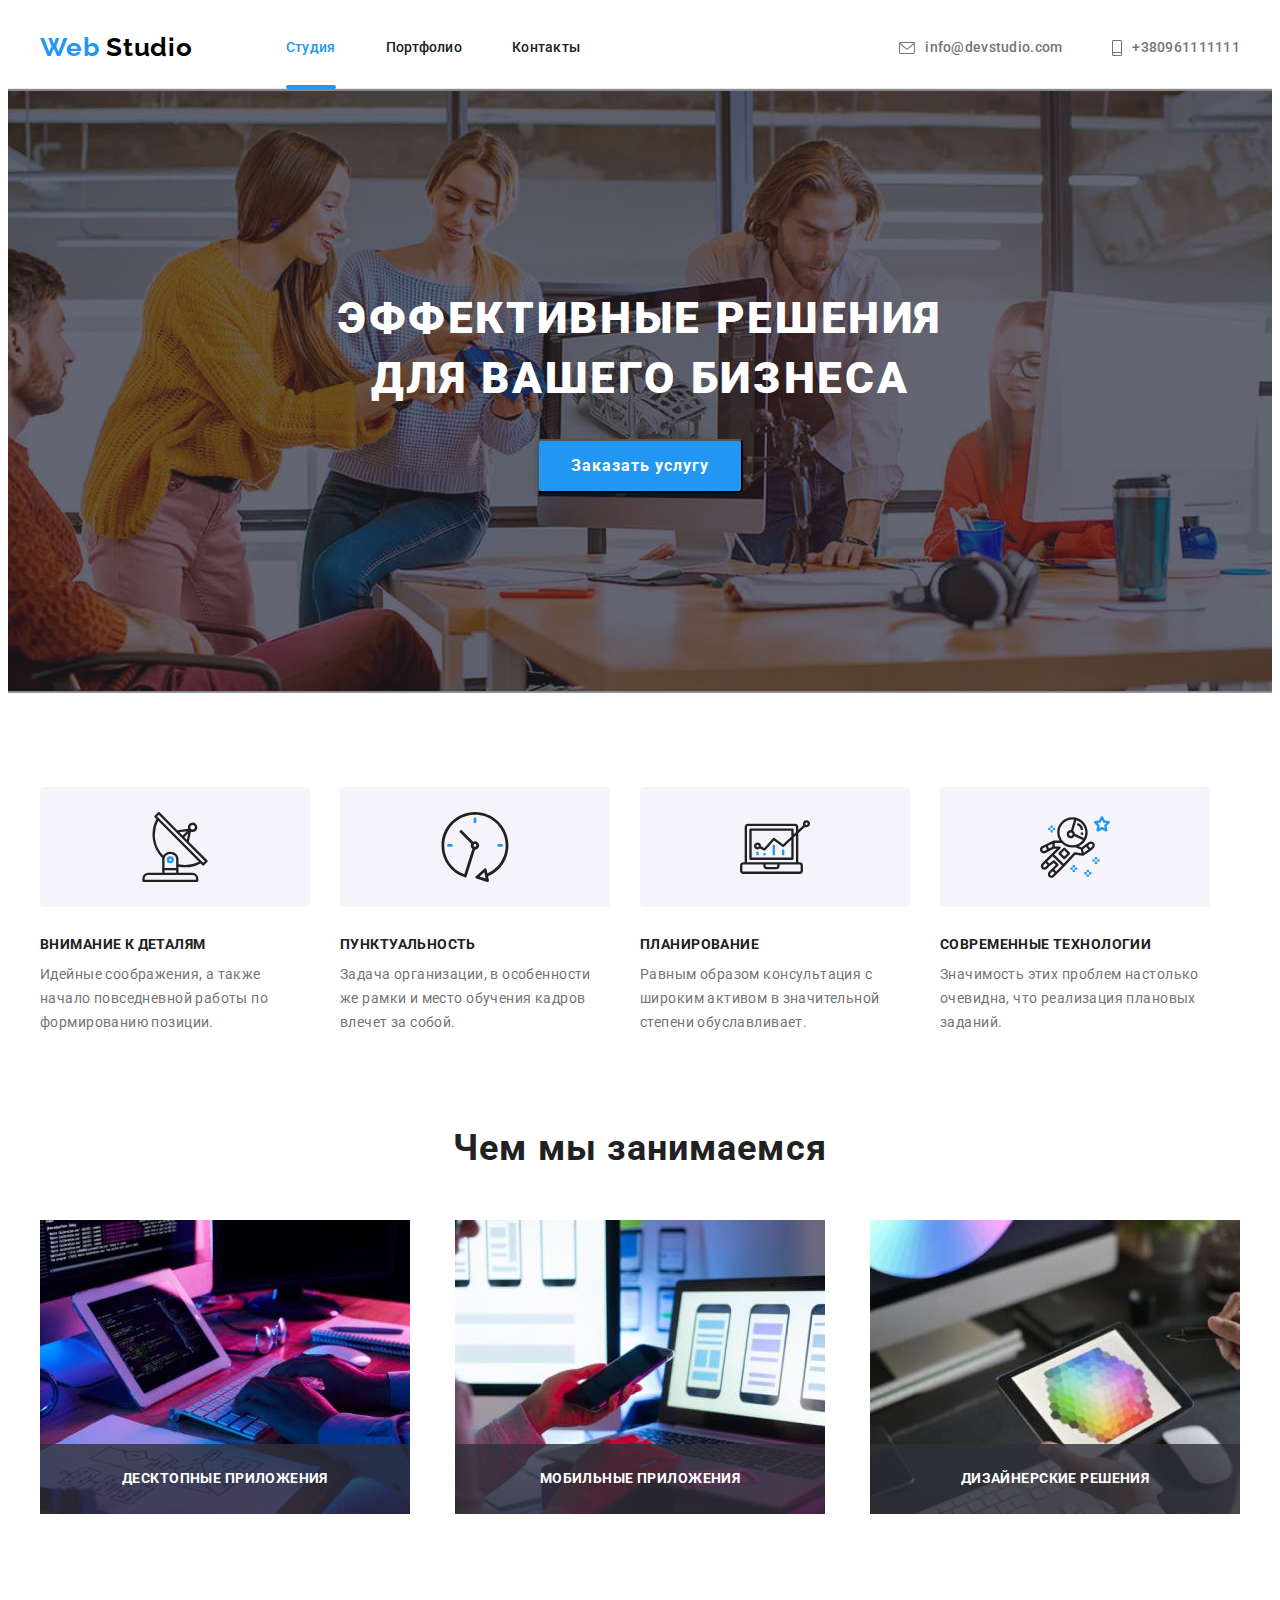
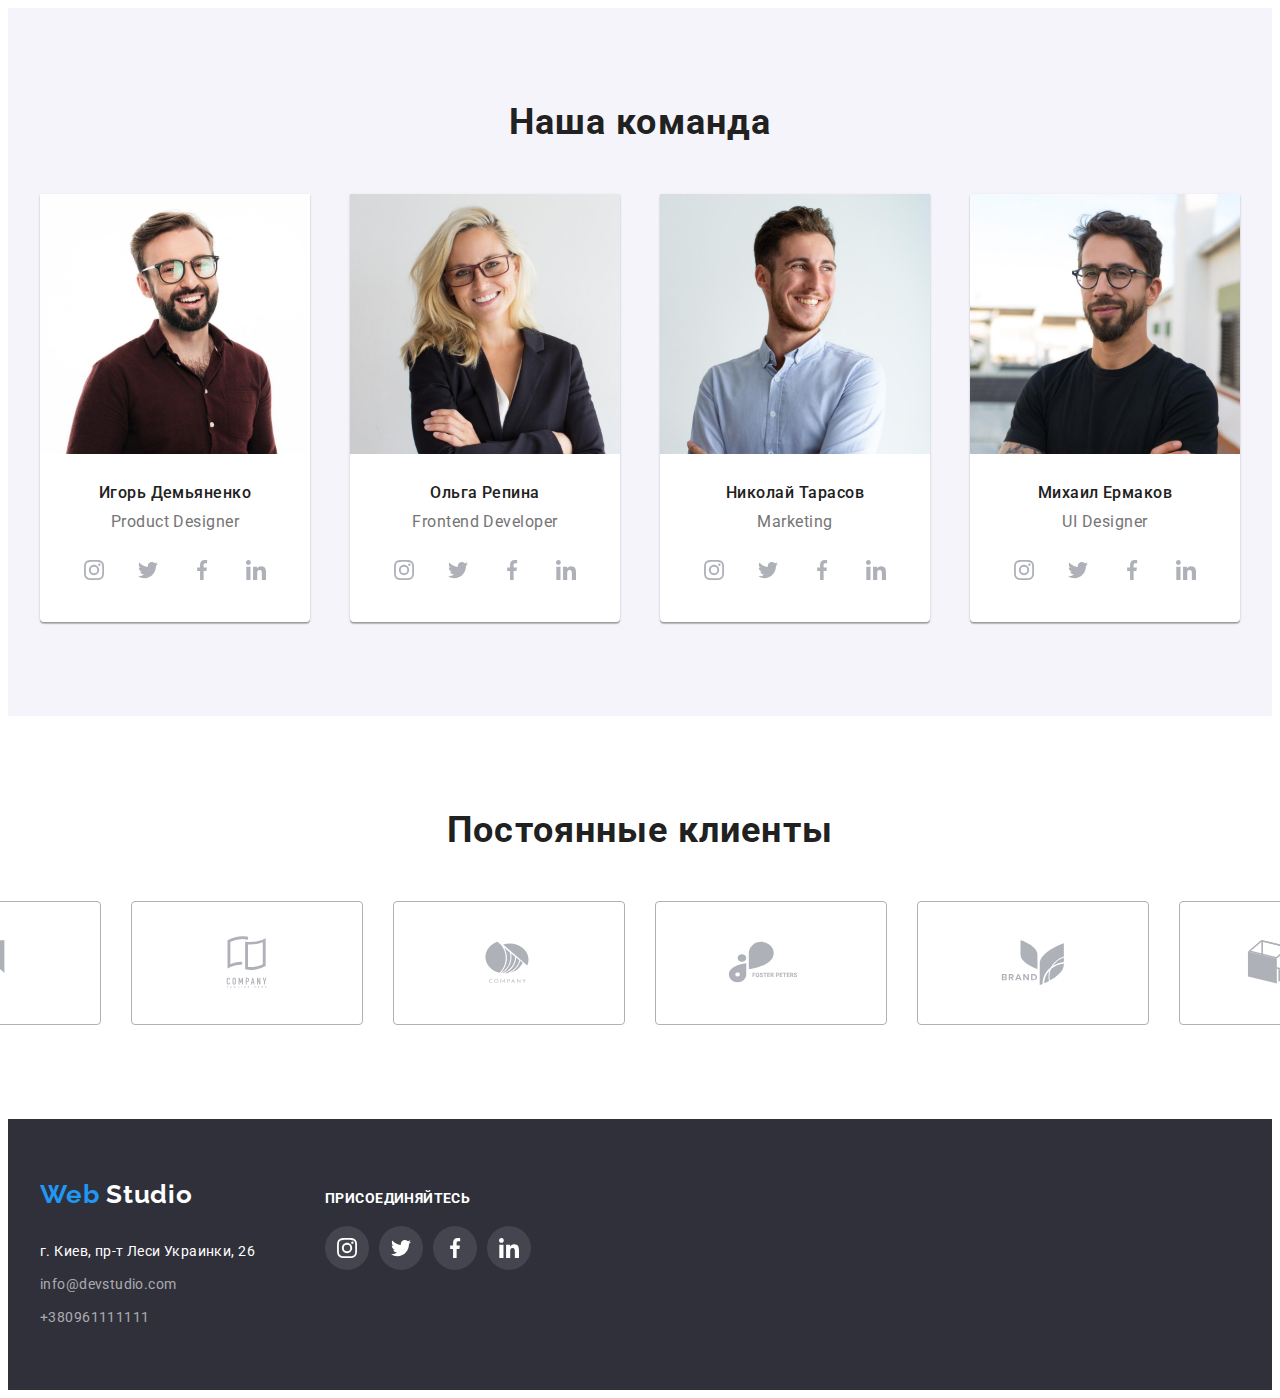
<file: index.html>
<!DOCTYPE html>
<html lang="ru">
	<head>
		<meta charset="UTF-8" />
		<meta
			http-equiv="X-UA-Compatible"
			content="IE=edge"
		/>
		<meta
			name="viewport"
			content="width=device-width, initial-scale=1.0"
		/>
		<title>WebStudio</title>
		<link
			rel="preconnect"
			href="https://fonts.googleapis.com"
		/>
		<link
			rel="preconnect"
			href="https://fonts.gstatic.com"
			crossorigin
		/>
		<link
			href="https://fonts.googleapis.com/css2?family=Raleway:wght@700&family=Roboto:wght@400;500;700;900&display=swap"
			rel="stylesheet"
		/>
		<link
			rel="stylesheet"
			href="https://cdnjs.cloudflare.com/ajax/libs/modern-normalize/1.1.0/modern-normalize.min.css"
			integrity="sha512-wpPYUAdjBVSE4KJnH1VR1HeZfpl1ub8YT/NKx4PuQ5NmX2tKuGu6U/JRp5y+Y8XG2tV+wKQpNHVUX03MfMFn9Q=="
			crossorigin="anonymous"
			referrerpolicy="no-referrer"
		/>
		<link
			rel="stylesheet"
			href="./css/styles.css"
		/>
	</head>

	<body>
		<!-- header -->

		<header class="header">
			<div class="conteiner header-menu">
				<a
					href="./index.html"
					class="header-logo link"
				>
					Web
					<span class="header-studio link">Studio</span>
				</a>
				<nav class="header-nav">
					<ul class="header-list list">
						<li class="header-item">
							<a
								href="./index.html"
								class="header-link link current"
							>
								Студия
							</a>
						</li>

						<li class="header-item">
							<a
								href="./porfolio.html"
								class="header-link link"
							>
								Портфолио
							</a>
						</li>

						<li class="header-item">
							<a
								href=""
								class="header-link link"
							>
								Контакты
							</a>
						</li>
					</ul>
				</nav>
				<ul class="header-contacts list">
					<li class="contacts-item">
						<a
							href="mailto:info@devstudio.com"
							class="header-mail link"
						>
							<svg
								class="header-icon"
								width="16px"
								height="12px"
							>
								<use href="./img/icons.svg#icon-envelope"></use>
							</svg>
							info@devstudio.com
						</a>
					</li>

					<li class="contacts-item">
						<a
							href="tel:+380961111111"
							class="header-tel link"
						>
							<svg
								class="header-icon"
								width="10px"
								height="16px"
							>
								<use href="./img/icons.svg#icon-smartphone"></use>
							</svg>
							+380961111111
						</a>
					</li>
				</ul>
			</div>
		</header>

		<main>
			<!-- hero -->

			<section class="hero section">
				<div class="conteiner">
					<h1 class="hero-title">
						Эффективные решения
						<br />
						для вашего бизнеса
					</h1>
					<button
						type="button"
						class="hero-btn"
						data-modal-open
					>
						Заказать услугу
					</button>
				</div>
			</section>

			<!-- faetures -->

			<section class="features section">
				<div class="conteiner">
					<ul class="features-list list">
						<li class="features-item">
							<div class="features-conteiner-icon">
								<svg
									class="features-icon"
									width="70"
									height="70"
								>
									<use href="./img/icons.svg#icon-antenna"></use>
								</svg>
							</div>
							<h3 class="features-title">Внимание к деталям</h3>
							<p class="features-text">
								Идейные соображения, а также начало повседневной работы по формированию позиции.
							</p>
						</li>

						<li class="features-item">
							<div class="features-conteiner-icon">
								<svg
									class="features-icon"
									width="70"
									height="70"
								>
									<use href="./img/icons.svg#icon-clock"></use>
								</svg>
							</div>
							<h3 class="features-title">Пунктуальность</h3>
							<p class="features-text">
								Задача организации, в особенности же рамки и место обучения кадров влечет за собой.
							</p>
						</li>

						<li class="features-item">
							<div class="features-conteiner-icon">
								<svg
									class="features-icon"
									width="70"
									height="70"
								>
									<use href="./img/icons.svg#icon-diagram"></use>
								</svg>
							</div>
							<h3 class="features-title">Планирование</h3>
							<p class="features-text">
								Равным образом консультация с широким активом в значительной степени обуславливает.
							</p>
						</li>

						<li class="features-item">
							<div class="features-conteiner-icon">
								<svg
									class="features-icon"
									width="70"
									height="70"
								>
									<use href="./img/icons.svg#icon-astronaut"></use>
								</svg>
							</div>
							<h3 class="features-title">Современные технологии</h3>
							<p class="features-text">
								Значимость этих проблем настолько очевидна, что реализация плановых заданий.
							</p>
						</li>
					</ul>
				</div>
			</section>

			<!-- about -->

			<section class="about section">
				<div class="conteiner">
					<h2 class="about-title">Чем мы занимаемся</h2>
					<ul class="about-img-list list">
						<li class="about-item">
							<img
								src="./img/index/coding.jpg"
								alt="кодинг"
								width="370"
							/>
							<p class="about-img-titel">Десктопные приложения</p>
						</li>

						<li class="about-item">
							<img
								src="./img/index/comparison.jpg"
								alt="проверка соответствия"
								width="370"
							/>
							<p class="about-img-titel">Мобильные приложения</p>
						</li>

						<li class="about-item">
							<img
								src="./img/index/stylization.jpg"
								alt="стилизация"
								width="370"
							/>
							<p class="about-img-titel">Дизайнерские решения</p>
						</li>
					</ul>
				</div>
			</section>

			<!-- team -->

			<section class="team section">
				<div class="conteiner">
					<h2 class="team-title">Наша команда</h2>
					<ul class="team-list list">
						<li class="team-item">
							<img
								src="./img/index/productdesigner.jpg"
								alt="Игорь Демьяненко"
								width="270"
							/>
							<h3 class="team-member">Игорь Демьяненко</h3>
							<p class="team-speciality">Product Designer</p>
							<ul class="team-soc list">
								<li class="team-soc-item">
									<a
										href=""
										class="team-soc-link link"
									>
										<svg
											class="team-soc-icon"
											width="20"
											height="20"
										>
											<use href="./img/icons.svg#icon-instagram"></use>
										</svg>
									</a>
								</li>

								<li class="team-soc-item">
									<a
										href=""
										class="team-soc-link link"
									>
										<svg
											class="team-soc-icon"
											width="20"
											height="20"
										>
											<use href="./img/icons.svg#icon-twitter"></use>
										</svg>
									</a>
								</li>

								<li class="team-soc-item">
									<a
										href=""
										class="team-soc-link link"
									>
										<svg
											class="team-soc-icon"
											width="20"
											height="20"
										>
											<use href="./img/icons.svg#icon-facebook"></use>
										</svg>
									</a>
								</li>

								<li class="team-soc-item">
									<a
										href=""
										class="team-soc-link link"
									>
										<svg
											class="team-soc-icon"
											width="20"
											height="20"
										>
											<use href="./img/icons.svg#icon-linkedin"></use>
										</svg>
									</a>
								</li>
							</ul>
						</li>

						<li class="team-item">
							<img
								src="./img/index/frontenddeveloper.jpg"
								alt="Ольга Репина"
								width="270"
							/>
							<h3 class="team-member">Ольга Репина</h3>
							<p class="team-speciality">Frontend Developer</p>
							<ul class="team-soc list">
								<li class="team-soc-item">
									<a
										href=""
										class="team-soc-link link"
									>
										<svg
											class="team-soc-icon"
											width="20"
											height="20"
										>
											<use href="./img/icons.svg#icon-instagram"></use>
										</svg>
									</a>
								</li>

								<li class="team-soc-item">
									<a
										href=""
										class="team-soc-link link"
									>
										<svg
											class="team-soc-icon"
											width="20"
											height="20"
										>
											<use href="./img/icons.svg#icon-twitter"></use>
										</svg>
									</a>
								</li>

								<li class="team-soc-item">
									<a
										href=""
										class="team-soc-link link"
									>
										<svg
											class="team-soc-icon"
											width="20"
											height="20"
										>
											<use href="./img/icons.svg#icon-facebook"></use>
										</svg>
									</a>
								</li>

								<li class="team-soc-item">
									<a
										href=""
										class="team-soc-link link"
									>
										<svg
											class="team-soc-icon"
											width="20"
											height="20"
										>
											<use href="./img/icons.svg#icon-linkedin"></use>
										</svg>
									</a>
								</li>
							</ul>
						</li>

						<li class="team-item">
							<img
								src="./img/index/marketing.jpg"
								alt="Николай Тарасов"
								width="270"
							/>
							<h3 class="team-member">Николай Тарасов</h3>
							<p class="team-speciality">Marketing</p>
							<ul class="team-soc list">
								<li class="team-soc-item">
									<a
										href=""
										class="team-soc-link link"
									>
										<svg
											class="team-soc-icon"
											width="20"
											height="20"
										>
											<use href="./img/icons.svg#icon-instagram"></use>
										</svg>
									</a>
								</li>

								<li class="team-soc-item">
									<a
										href=""
										class="team-soc-link link"
									>
										<svg
											class="team-soc-icon"
											width="20"
											height="20"
										>
											<use href="./img/icons.svg#icon-twitter"></use>
										</svg>
									</a>
								</li>

								<li class="team-soc-item">
									<a
										href=""
										class="team-soc-link link"
									>
										<svg
											class="team-soc-icon"
											width="20"
											height="20"
										>
											<use href="./img/icons.svg#icon-facebook"></use>
										</svg>
									</a>
								</li>

								<li class="team-soc-item">
									<a
										href=""
										class="team-soc-link link"
									>
										<svg
											class="team-soc-icon"
											width="20"
											height="20"
										>
											<use href="./img/icons.svg#icon-linkedin"></use>
										</svg>
									</a>
								</li>
							</ul>
						</li>

						<li class="team-item">
							<img
								src="./img/index/uidesigner.jpg"
								alt="Михаил Ермаков"
								width="270"
							/>
							<h3 class="team-member">Михаил Ермаков</h3>
							<p class="team-speciality">UI Designer</p>
							<ul class="team-soc list">
								<li class="team-soc-item">
									<a
										href=""
										class="team-soc-link link"
									>
										<svg
											class="team-soc-icon"
											width="20"
											height="20"
										>
											<use href="./img/icons.svg#icon-instagram"></use>
										</svg>
									</a>
								</li>

								<li class="team-soc-item">
									<a
										href=""
										class="team-soc-link link"
									>
										<svg
											class="team-soc-icon"
											width="20"
											height="20"
										>
											<use href="./img/icons.svg#icon-twitter"></use>
										</svg>
									</a>
								</li>

								<li class="team-soc-item">
									<a
										href=""
										class="team-soc-link link"
									>
										<svg
											class="team-soc-icon"
											width="20"
											height="20"
										>
											<use href="./img/icons.svg#icon-facebook"></use>
										</svg>
									</a>
								</li>

								<li class="team-soc-item">
									<a
										href=""
										class="team-soc-link link"
									>
										<svg
											class="team-soc-icon"
											width="20"
											height="20"
										>
											<use href="./img/icons.svg#icon-linkedin"></use>
										</svg>
									</a>
								</li>
							</ul>
						</li>
					</ul>
				</div>
			</section>

			<!-- clients -->

			<section class="clients section">
				<div class="continer">
					<h2 class="clients-titel">Постоянные клиенты</h2>
					<ul class="clients-icon list">
						<li class="clients-icon-item">
							<a
								href=""
								class="clients-icon-link link"
							>
								<svg
									class="clients-logo"
									width="106"
									height="60"
								>
									<use href="./img/icons.svg#icon-yaco"></use>
								</svg>
							</a>
						</li>

						<li class="clients-icon-item">
							<a
								href=""
								class="clients-icon-link link"
							>
								<svg
									class="clients-logo"
									width="106"
									height="60"
								>
									<use href="./img/icons.svg#icon-company-tag-line-here"></use>
								</svg>
							</a>
						</li>

						<li class="clients-icon-item">
							<a
								href=""
								class="clients-icon-link link"
							>
								<svg
									class="clients-logo"
									width="106"
									height="60"
								>
									<use href="./img/icons.svg#icon-company"></use>
								</svg>
							</a>
						</li>

						<li class="clients-icon-item">
							<a
								href=""
								class="clients-icon-link link"
							>
								<svg
									class="clients-logo"
									width="106"
									height="60"
								>
									<use href="./img/icons.svg#icon-foster-peters"></use>
								</svg>
							</a>
						</li>

						<li class="clients-icon-item">
							<a
								href=""
								class="clients-icon-link link"
							>
								<svg
									class="clients-logo"
									width="106"
									height="60"
								>
									<use href="./img/icons.svg#icon-brand"></use>
								</svg>
							</a>
						</li>

						<li class="clients-icon-item">
							<a
								href=""
								class="clients-icon-link link"
							>
								<svg
									class="clients-logo"
									width="106"
									height="60"
								>
									<use href="./img/icons.svg#icon-tag-line"></use>
								</svg>
							</a>
						</li>
					</ul>
				</div>
			</section>
		</main>

		<!-- footer -->

		<footer class="footer">
			<div class="footer-content conteiner">
				<div class="footer-addres-content">
					<a
						href="./index.html"
						class="footer-logo link"
					>
						Web
						<span class="footer-studio link">Studio</span>
					</a>
					<address class="footer-address">
						<p class="footer-text">г. Киев, пр-т Леси Украинки, 26</p>
						<a
							href="mailto:info@devstudio.com"
							class="footer-mail link"
						>
							info@devstudio.com
						</a>
						<a
							href="tel:+380961111111"
							class="footer-tel link"
						>
							+380961111111
						</a>
					</address>
				</div>

				<div class="join-conteiner">
					<h2 class="join-titel">присоединяйтесь</h2>
					<ul class="join-soc list">
						<li class="join-soc-item">
							<a
								href=""
								class="join-soc-link link"
							>
								<svg
									class="join-soc-icon"
									width="20"
									height="20"
								>
									<use href="./img/icons.svg#icon-instagram"></use>
								</svg>
							</a>
						</li>

						<li class="join-soc-item">
							<a
								href=""
								class="join-soc-link link"
							>
								<svg
									class="join-soc-icon"
									width="20"
									height="20"
								>
									<use href="./img/icons.svg#icon-twitter"></use>
								</svg>
							</a>
						</li>

						<li class="join-soc-item">
							<a
								href=""
								class="join-soc-link link"
							>
								<svg
									class="join-soc-icon"
									width="20"
									height="20"
								>
									<use href="./img/icons.svg#icon-facebook"></use>
								</svg>
							</a>
						</li>

						<li class="join-soc-item">
							<a
								href=""
								class="join-soc-link link"
							>
								<svg
									class="join-soc-icon"
									width="20"
									height="20"
								>
									<use href="./img/icons.svg#icon-linkedin"></use>
								</svg>
							</a>
						</li>
					</ul>
				</div>
			</div>
		</footer>
		<div
			class="back is-hidden"
			data-modal
		>
			<div class="modal">
				<button
					type="button"
					class="buttom-close"
					data-modal-close
				>
					<svg
						class="buttom-close-icone"
						width="11"
						height="11"
					>
						<use xlink:href="./img/icons.svg#icon-close-back"></use>
					</svg>
				</button>
			</div>
		</div>
		<script src="./js/modal.js"></script>
	</body>
</html>
</file>
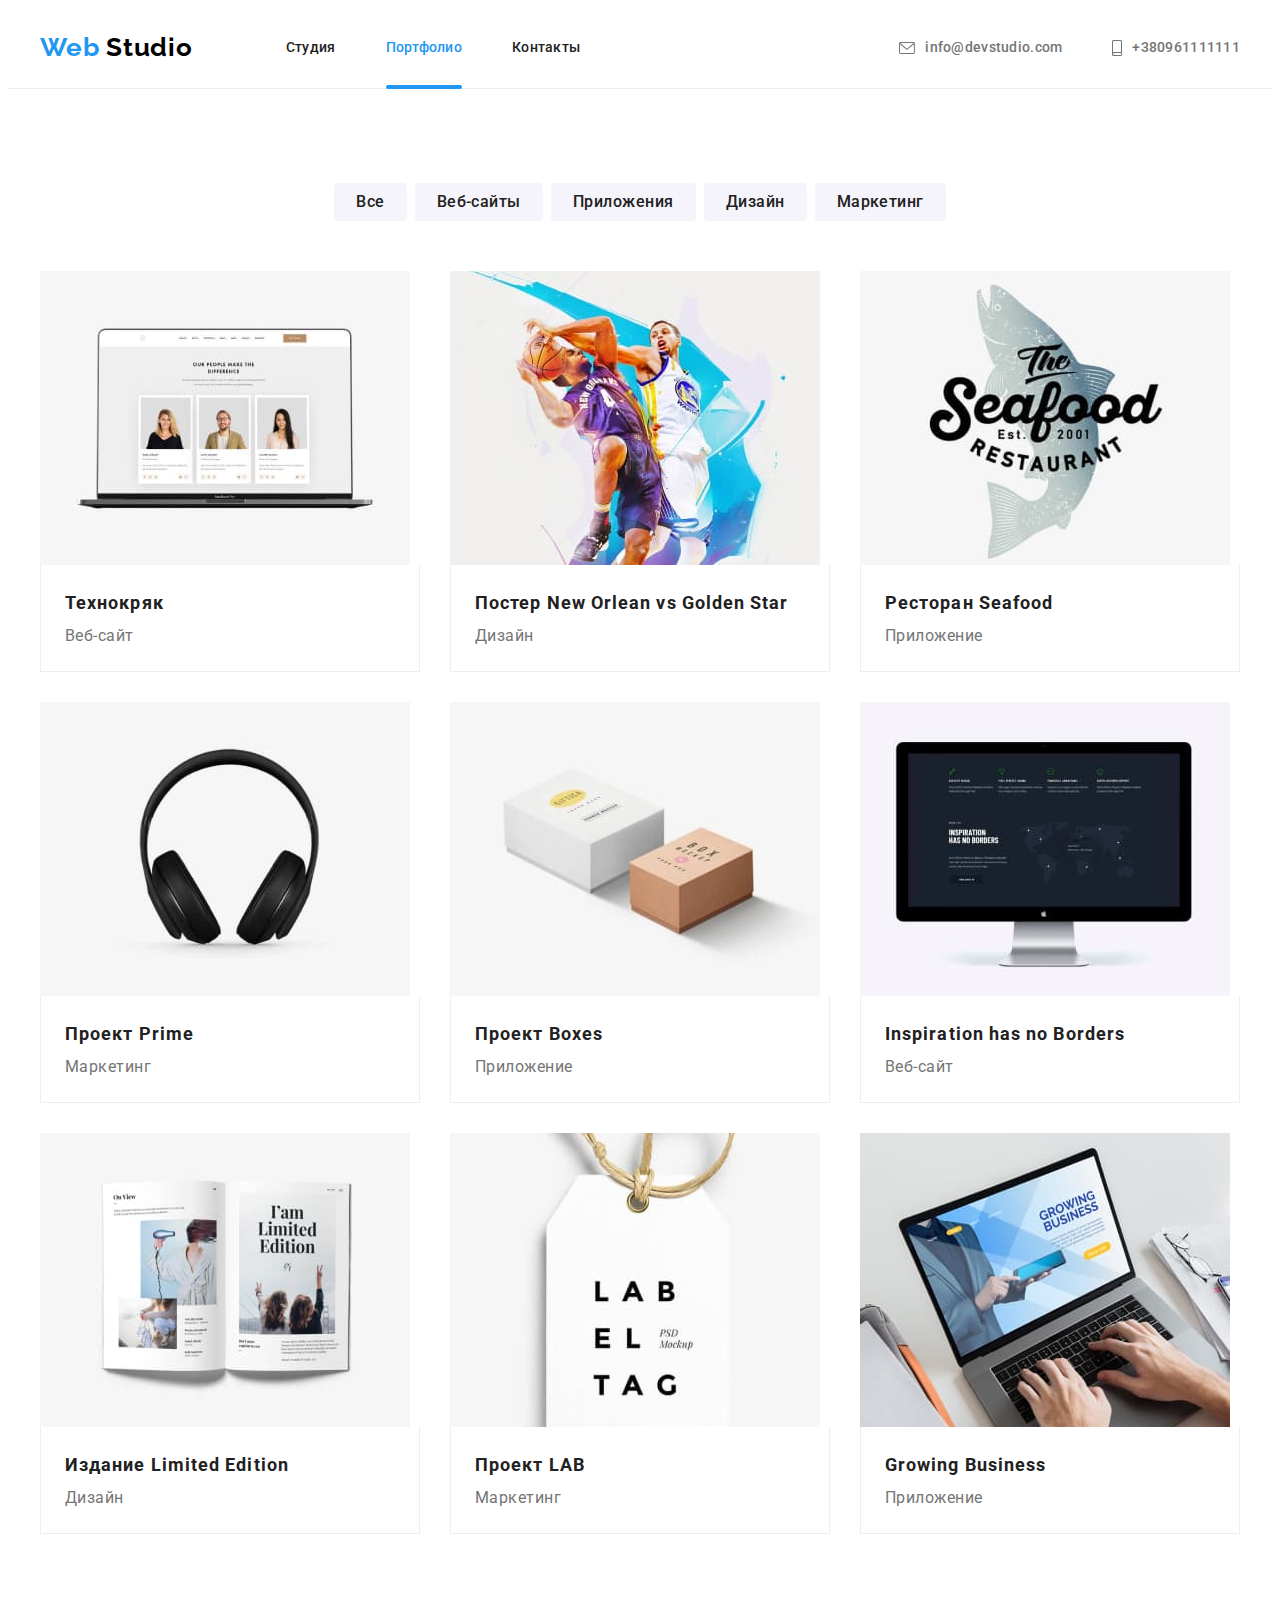
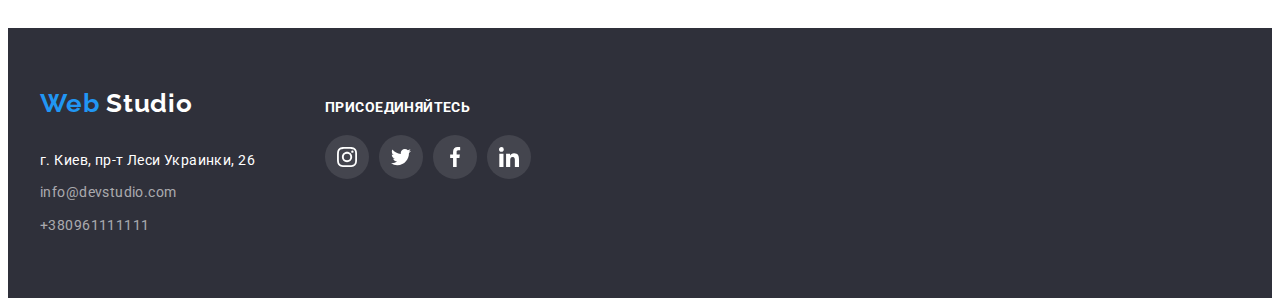
<file: porfolio.html>
<!DOCTYPE html>
<html lang="ru">
	<head>
		<meta charset="UTF-8" />
		<meta
			http-equiv="X-UA-Compatible"
			content="IE=edge"
		/>
		<meta
			name="viewport"
			content="width=device-width, initial-scale=1.0"
		/>
		<title>Portfolio</title>
		<link
			rel="preconnect"
			href="https://fonts.googleapis.com"
			class="link"
		/>
		<link
			rel="preconnect"
			href="https://fonts.gstatic.com"
			crossorigin
			class="link"
		/>
		<link
			href="https://fonts.googleapis.com/css2?family=Raleway:wght@700&family=Roboto:wght@400;500;700;900&display=swap"
			rel="stylesheet"
		/>
		<link
			rel="stylesheet"
			href="https://cdnjs.cloudflare.com/ajax/libs/modern-normalize/1.1.0/modern-normalize.min.css"
			integrity="sha512-wpPYUAdjBVSE4KJnH1VR1HeZfpl1ub8YT/NKx4PuQ5NmX2tKuGu6U/JRp5y+Y8XG2tV+wKQpNHVUX03MfMFn9Q=="
			crossorigin="anonymous"
			referrerpolicy="no-referrer"
		/>
		<link
			rel="stylesheet"
			href="./css/styles.css"
		/>
	</head>

	<body>
		<!-- header -->
		<header class="header">
			<div class="conteiner header-menu">
				<a
					href="./index.html"
					class="header-logo link"
				>
					Web
					<span class="header-studio link">Studio</span>
				</a>
				<nav class="header-nav">
					<ul class="header-list list">
						<li class="header-item">
							<a
								href="./index.html"
								class="header-link link"
							>
								Студия
							</a>
						</li>
						<li class="header-item">
							<a
								href="./porfolio.html"
								class="header-link link current"
							>
								Портфолио
							</a>
						</li>
						<li class="header-item">
							<a
								href=""
								class="header-link link"
							>
								Контакты
							</a>
						</li>
					</ul>
				</nav>
				<ul class="header-contacts list">
					<li class="contacts-item">
						<a
							href="mailto:info@devstudio.com"
							class="header-mail link"
						>
							<svg
								class="header-icon"
								width="16px"
								height="12px"
							>
								<use href="./img/icons.svg#icon-envelope"></use>
							</svg>
							info@devstudio.com
						</a>
					</li>

					<li class="contacts-item">
						<a
							href="tel:+380961111111"
							class="header-tel link"
						>
							<svg
								class="header-icon"
								width="10px"
								height="16px"
							>
								<use href="./img/icons.svg#icon-smartphone"></use>
							</svg>
							+380961111111
						</a>
					</li>
				</ul>
			</div>
		</header>
		<!-- main -->
		<main>
			<!-- portfolio -->
			<section class="portfolio section">
				<div class="conteiner">
					<h1 class="visually-hidden">Портфолио</h1>
					<ul class="portfolio-list list">
						<li class="list-item">
							<button
								type="button"
								class="portfolio-btn"
							>
								Все
							</button>
						</li>
						<li class="list-item">
							<button
								type="button"
								class="portfolio-btn"
							>
								Веб-сайты
							</button>
						</li>
						<li class="list-item">
							<button
								type="button"
								class="portfolio-btn"
							>
								Приложения
							</button>
						</li>
						<li class="list-item">
							<button
								type="button"
								class="portfolio-btn"
							>
								Дизайн
							</button>
						</li>
						<li class="list-item">
							<button
								type="button"
								class="portfolio-btn"
							>
								Маркетинг
							</button>
						</li>
					</ul>
				</div>
				<!-- project -->
				<div class="conteiner">
					<ul class="project-list list">
						<li class="project-item">
							<div class="project-top-wrap">
								<img
									src="./img/img-portfolio/site-visual.jpg"
									alt="Технокряк"
									width="370"
									height="294"
								/>
								<p class="project-item-top-text">
									Ресурс предлагает комплексные предложения с разным уровнем функционала и сервисов.
									Все это позволит посетителю получить исчерпывающие сведения о компании или частном
									лице.
								</p>
							</div>
							<div class="cards-content">
								<h3 class="project-title">Технокряк</h3>
								<p class="project-text">Веб-сайт</p>
							</div>
						</li>
						<li class="project-item">
							<div class="project-top-wrap">
								<img
									src="./img/img-portfolio/basketball.jpg"
									alt="Постер New Orlean vs Golden Star"
									width="370"
									height="294"
								/>
								<p class="project-item-top-text">
									Ресурс предлагает комплексные предложения с разным уровнем функционала и сервисов.
									Все это позволит посетителю получить исчерпывающие сведения о компании или частном
									лице.
								</p>
							</div>
							<div class="cards-content">
								<h3 class="project-title">Постер New Orlean vs Golden Star</h3>
								<p class="project-text">Дизайн</p>
							</div>
						</li>
						<li class="project-item">
							<div class="project-top-wrap">
								<img
									src="./img/img-portfolio/seafood.jpg"
									alt="Ресторан Seafood"
									width="370"
									height="294"
								/>
								<p class="project-item-top-text">
									Ресурс предлагает комплексные предложения с разным уровнем функционала и сервисов.
									Все это позволит посетителю получить исчерпывающие сведения о компании или частном
									лице.
								</p>
							</div>
							<div class="cards-content">
								<h3 class="project-title">Ресторан Seafood</h3>
								<p class="project-text">Приложение</p>
							</div>
						</li>
						<li class="project-item">
							<div class="project-top-wrap">
								<img
									src="./img/img-portfolio/headphones.jpg"
									alt="Проект Prime"
									width="370"
									height="294"
								/>
								<p class="project-item-top-text">
									Ресурс предлагает комплексные предложения с разным уровнем функционала и сервисов.
									Все это позволит посетителю получить исчерпывающие сведения о компании или частном
									лице.
								</p>
							</div>
							<div class="cards-content">
								<h3 class="project-title">Проект Prime</h3>
								<p class="project-text">Маркетинг</p>
							</div>
						</li>
						<li class="project-item">
							<div class="project-top-wrap">
								<img
									src="./img/img-portfolio/box.jpg"
									alt="Проект Boxes"
									width="370"
									height="294"
								/>
								<p class="project-item-top-text">
									Ресурс предлагает комплексные предложения с разным уровнем функционала и сервисов.
									Все это позволит посетителю получить исчерпывающие сведения о компании или частном
									лице.
								</p>
							</div>
							<div class="cards-content">
								<h3 class="project-title">Проект Boxes</h3>
								<p class="project-text">Приложение</p>
							</div>
						</li>
						<li class="project-item">
							<div class="project-top-wrap">
								<img
									src="./img/img-portfolio/imac.jpg"
									alt="Inspiration has no Borders"
									width="370"
									height="294"
								/>
								<p class="project-item-top-text">
									Ресурс предлагает комплексные предложения с разным уровнем функционала и сервисов.
									Все это позволит посетителю получить исчерпывающие сведения о компании или частном
									лице.
								</p>
							</div>
							<div class="cards-content">
								<h3 class="project-title">Inspiration has no Borders</h3>
								<p class="project-text">Веб-сайт</p>
							</div>
						</li>
						<li class="project-item">
							<div class="project-top-wrap">
								<img
									src="./img/img-portfolio/book.jpg"
									alt="Издание Limited Edition"
									width="370"
									height="294"
								/>
								<p class="project-item-top-text">
									Ресурс предлагает комплексные предложения с разным уровнем функционала и сервисов.
									Все это позволит посетителю получить исчерпывающие сведения о компании или частном
									лице.
								</p>
							</div>
							<div class="cards-content">
								<h3 class="project-title">Издание Limited Edition</h3>
								<p class="project-text">Дизайн</p>
							</div>
						</li>
						<li class="project-item">
							<div class="project-top-wrap">
								<img
									src="./img/img-portfolio/tag.jpg"
									alt="Проект LAB"
									width="370"
									height="294"
								/>
								<p class="project-item-top-text">
									Ресурс предлагает комплексные предложения с разным уровнем функционала и сервисов.
									Все это позволит посетителю получить исчерпывающие сведения о компании или частном
									лице.
								</p>
							</div>
							<div class="cards-content">
								<h3 class="project-title">Проект LAB</h3>
								<p class="project-text">Маркетинг</p>
							</div>
						</li>
						<li class="project-item">
							<div class="project-top-wrap">
								<img
									src="./img/img-portfolio/surfing.jpg"
									alt="Growing Business"
									width="370"
									height="294"
								/>
								<p class="project-item-top-text">
									Ресурс предлагает комплексные предложения с разным уровнем функционала и сервисов.
									Все это позволит посетителю получить исчерпывающие сведения о компании или частном
									лице.
								</p>
							</div>
							<div class="cards-content">
								<h3 class="project-title">Growing Business</h3>
								<p class="project-text">Приложение</p>
							</div>
						</li>
					</ul>
				</div>
			</section>
		</main>
		<!-- footer -->
		<footer class="footer">
			<div class="footer-content conteiner">
				<div class="footer-addres-content">
					<a
						href="./index.html"
						class="footer-logo link"
					>
						Web
						<span class="footer-studio link">Studio</span>
					</a>
					<address class="footer-address">
						<p class="footer-text">г. Киев, пр-т Леси Украинки, 26</p>
						<a
							href="mailto:info@devstudio.com"
							class="footer-mail link"
						>
							info@devstudio.com
						</a>
						<a
							href="tel:+380961111111"
							class="footer-tel link"
						>
							+380961111111
						</a>
					</address>
				</div>

				<div class="join-conteiner">
					<h2 class="join-titel">присоединяйтесь</h2>
					<ul class="join-soc list">
						<li class="join-soc-item">
							<a
								href=""
								class="join-soc-link link"
							>
								<svg
									class="join-soc-icon"
									width="20"
									height="20"
								>
									<use href="./img/icons.svg#icon-instagram"></use>
								</svg>
							</a>
						</li>

						<li class="join-soc-item">
							<a
								href=""
								class="join-soc-link link"
							>
								<svg
									class="join-soc-icon"
									width="20"
									height="20"
								>
									<use href="./img/icons.svg#icon-twitter"></use>
								</svg>
							</a>
						</li>

						<li class="join-soc-item">
							<a
								href=""
								class="join-soc-link link"
							>
								<svg
									class="join-soc-icon"
									width="20"
									height="20"
								>
									<use href="./img/icons.svg#icon-facebook"></use>
								</svg>
							</a>
						</li>

						<li class="join-soc-item">
							<a
								href=""
								class="join-soc-link link"
							>
								<svg
									class="join-soc-icon"
									width="20"
									height="20"
								>
									<use href="./img/icons.svg#icon-linkedin"></use>
								</svg>
							</a>
						</li>
					</ul>
				</div>
			</div>
		</footer>
	</body>
</html>
</file>
<file: css/styles.css>
:root {
	--text-color-black: #212121;
	--text-color-grey: #757575;
	--text-hover-color: #2196f3;
	--icon-color: #afb1b8;
	--icon-hover-color: #ffffff;
}

body {
	font-family: "Roboto", sans-serif;
	color: #212121;
}

.list {
	list-style: none;
}

.link {
	text-decoration: none;
}

.visually-hidden {
	position: absolute;
	white-space: nowrap;
	width: 1px;
	height: 1px;
	overflow: hidden;
	border: 0;
	padding: 0;
	clip: rect(0 0 0 0);
	clip-path: inset(100%);
	margin: -1px;
}

p,
h1,
h2,
h3,
h4,
h5,
h6 {
	margin: 0;
}

ul,
ol {
	margin: 0;
	padding-left: 0;
}

.conteiner {
	width: 1200px;
	margin-left: auto;
	margin-right: auto;
	padding-left: 15px;
	padding-right: 15px;
}

.section {
	padding: 94px 0;
}

/*----------------------header------------------*/

.header {
	border-bottom: 1px solid #ececec;
}

.header-menu {
	display: flex;
	align-items: center;
}

.header-logo {
	margin-right: 93px;
	font-family: "Raleway", sans-serif;
	font-style: normal;
	font-weight: 700;
	font-size: 26px;
	line-height: 1.19;
	letter-spacing: 0.03em;
	color: var(--text-hover-color);
	padding-top: 24px;
	padding-bottom: 25px;
	display: inline-block;
}

.header-studio {
	font-family: "Raleway", sans-serif;
	font-style: normal;
	font-weight: 700;
	font-size: 26px;
	line-height: 1.19;
	letter-spacing: 0.03em;
	color: #000000;
}

.header-nav {
}

.header-list {
	position: relative;
	display: flex;
}

.header-list .header-item {
	margin-right: 50px;
}

.header-item {
}

.header-item:last-child {
	margin-right: 0;
}

.header-link {
	position: relative;
	display: block;
	padding-top: 32px;
	padding-bottom: 32px;
	font-weight: 500;
	font-size: 14px;
	line-height: 1.14;
	letter-spacing: 0.02em;
	color: var(--text-color-black);
	transition: color 250ms cubic-bezier(0.4, 0, 0.2, 1);
}

.header-link:hover,
.header-link:focus {
	color: var(--text-hover-color);
}

.header-link.current::after {
	position: absolute;
	content: "";
	border-radius: 2px;
	width: 100%;
	height: 4px;
	bottom: -1px;
	background-color: currentColor;
	display: block;
	left: 0;
}

.header-contacts {
	display: flex;
	margin-left: auto;
}

.header-contacts .contacts-item + .contacts-item {
	margin-left: 50px;
}

.header-mail {
	display: flex;
	align-items: center;
	font-weight: 500;
	font-size: 14px;
	line-height: 1.14;
	letter-spacing: 0.02em;
	color: var(--text-color-grey);
	transition: color 250ms cubic-bezier(0.4, 0, 0.2, 1);
}

.header-icon {
	fill: currentColor;
	margin-right: 10px;
}

.header-tel {
	display: flex;
	align-items: center;
	font-weight: 500;
	font-size: 14px;
	line-height: 1.14;
	letter-spacing: 0.02em;
	color: var(--text-color-grey);
	transition: color 250ms cubic-bezier(0.4, 0, 0.2, 1);
}

.header-mail:hover,
.header-mail:focus {
	color: var(--text-hover-color);
}

.header-tel:hover,
.header-tel:focus {
	color: var(--text-hover-color);
}

/*----------------------hero------------------*/

.hero {
	background-color: #c4c4c4;
	background-image: linear-gradient(rgba(47, 48, 58, 0.4), rgba(47, 48, 58, 0.4)), url(../img/index/img-bg.jpg);
	background-repeat: no-repeat;
	background-position: center;
	max-width: 1600px;
	text-align: center;
	padding-top: 200px;
	padding-bottom: 200px;
	margin-left: auto;
	margin-right: auto;
}
.hero-title {
	font-weight: 900;
	font-size: 44px;
	line-height: 1.36;

	letter-spacing: 0.06em;
	text-transform: uppercase;
	color: #ffffff;

	margin-bottom: 30px;
}
.hero-btn {
	font-family: inherit;
	font-weight: 700;
	font-size: 16px;
	line-height: 1.87;
	display: flex;
	align-items: center;
	text-align: center;
	letter-spacing: 0.06em;
	color: #ffffff;
	background: var(--text-hover-color);
	box-shadow: 0px 4px 4px rgba(0, 0, 0, 0.15);
	border-radius: 4px;
	display: inline-block;
	padding: 10px 32px;
	transition: color 250ms cubic-bezier(0.4, 0, 0.2, 1), background-color 250ms cubic-bezier(0.4, 0, 0.2, 1);
}

.hero-btn:hover,
.hero-btn:focus {
	background-color: #188ce8;
	color: #ffffff;
}

/*----------------------features------------------*/

.features-list {
	display: flex;
}
.features-item {
	justify-content: space-between;
	align-items: baseline;
	max-width: 270px;
}

.features-conteiner-icon {
	display: inline-flex;
	justify-content: center;
	align-items: center;
	content: "";
	width: 100%;
	height: 120px;
	background: #f5f4fa;
	border-radius: 4px;
	margin-bottom: 30px;
}

.features-title {
	font-weight: 700;
	font-size: 14px;
	line-height: 1.14;
	letter-spacing: 0.03em;
	text-transform: uppercase;
	color: var(--text-color-black);
	margin-bottom: 10px;
}
.features-text {
	font-size: 14px;
	line-height: calc(24 / 14);
	letter-spacing: 0.03em;
	color: var(--text-color-grey);
}

.features-list .features-item + .features-item {
	margin-left: 30px;
}

/*----------------------about------------------*/

.about {
	padding-top: 0;
}

.about-title {
	font-weight: 700;
	font-size: 36px;
	line-height: 1.16;
	text-align: center;
	letter-spacing: 0.03em;
	color: var(--text-color-black);
	margin-bottom: 50px;
}

.about-img-list {
	display: flex;
	justify-content: space-between;
}

.about-item {
	position: relative;
}

.about-img-titel {
	display: flex;
	justify-content: center;
	align-items: center;
	position: absolute;

	font-weight: 700;
	font-size: 14px;
	line-height: 1.14;
	text-align: center;
	letter-spacing: 0.03em;
	text-transform: uppercase;
	color: #ffffff;
	width: 370px;
	height: 70px;
	background: rgba(47, 48, 58, 0.8);
	bottom: 0px;
}

/*----------------------team------------------*/

.team {
	background-color: #f5f4fa;
	padding-top: 94px;
	padding-bottom: 94px;
}
.team-title {
	font-weight: 700;
	font-size: 36px;
	line-height: 1.16;
	text-align: center;
	letter-spacing: 0.03em;
	color: var(--text-color-black);

	margin-bottom: 50px;
}
.team-list {
	display: flex;
	justify-content: space-between;
}
.team-item {
	padding-bottom: 30px;
	background-color: #ffffff;
	width: 270px;
	box-shadow: 0px 1px 3px rgba(0, 0, 0, 0.12), 0px 1px 1px rgba(0, 0, 0, 0.14), 0px 2px 1px rgba(0, 0, 0, 0.2);
	border-radius: 0px 0px 4px 4px;
}
.team-member {
	font-weight: 500;
	font-size: 16px;
	line-height: 1.18;
	text-align: center;
	letter-spacing: 0.03em;
	color: var(--text-color-black);
	margin-top: 30px;
}
.team-speciality {
	font-size: 16px;
	line-height: 1.18;
	text-align: center;
	letter-spacing: 0.03em;
	color: var(--text-color-grey);
	margin-top: 10px;
	margin-bottom: 16px;
}

.team-soc {
	display: flex;
	justify-content: center;
	gap: 10px;
}

.team-soc-item {
}
.team-soc-link {
	width: 44px;
	height: 44px;
	border: none;
	border-radius: 50%;
	display: flex;
	align-items: center;
	justify-content: center;
	color: var(--icon-color);
	transition: color 250ms cubic-bezier(0.4, 0, 0.2, 1), background-color 250ms cubic-bezier(0.4, 0, 0.2, 1);
}

.team-soc-icon {
	fill: currentColor;
}
.team-soc-link:hover,
.team-soc-link:focus {
	color: var(--icon-hover-color);
	background-color: var(--text-hover-color);
}

/*---------------------clients------------------*/

.clients {
}

.clients-titel {
	font-weight: 700;
	font-size: 36px;
	line-height: 1.16;
	text-align: center;
	letter-spacing: 0.03em;
	color: var(--text-color-black);
	margin-bottom: 50px;
}
.clients-icon {
	display: flex;
	justify-content: center;
	gap: 30px;
}

.clients-icon-item {
}

.clients-icon-link {
	display: flex;
	justify-content: center;
	align-items: center;
	width: 170px;
	height: 92px;
	border: 1px solid #afb1b8;
	border-radius: 4px;
	padding: 15px 30px;
	color: var(--icon-color);
	transition: border-color 250ms cubic-bezier(0.4, 0, 0.2, 1);
}

.clients-icon-link:hover .clients-logo,
.clients-icon-link:focus .clients-logo {
	fill: var(--text-hover-color);
}

.clients-icon-link:hover,
.clients-icon-link:focus {
	border-color: var(--text-hover-color);
}

.clients-logo {
	fill: currentColor;
	transition: fill 250ms cubic-bezier(0.4, 0, 0.2, 1);
}

/*----------------------footer------------------*/

.footer {
	background-color: #2f303a;
	padding-top: 60px;
	padding-bottom: 60px;
}

.footer-logo {
	font-family: "Raleway", sans-serif;
	font-style: normal;
	font-weight: 700;
	font-size: 26px;
	line-height: 1.19;
	letter-spacing: 0.03em;
	color: var(--text-hover-color);
	display: inline-block;
	margin-bottom: 20px;
	padding-bottom: 10px;
}
.footer-studio {
	font-family: "Raleway", sans-serif;
	font-style: normal;
	font-weight: 700;
	font-size: 26px;
	line-height: 1.19;
	letter-spacing: 0.03em;
	color: #ffffff;
}

.footer-addres-content {
}

.footer-address {
}

.footer-text {
	font-style: normal;
	font-weight: 400;
	font-size: 14px;
	line-height: 1.71;
	letter-spacing: 0.03em;
	color: #ffffff;
	display: block;
	margin-bottom: 9px;
}
.footer-mail {
	font-style: normal;
	font-weight: 400;
	font-size: 14px;
	line-height: 1.71;
	letter-spacing: 0.03em;
	color: rgba(255, 255, 255, 0.6);
	display: block;
	margin-bottom: 9px;
	transition: color 250ms cubic-bezier(0.4, 0, 0.2, 1);
}
.footer-tel {
	font-style: normal;
	font-weight: 400;
	font-size: 14px;
	line-height: 1.71;
	letter-spacing: 0.03em;
	color: rgba(255, 255, 255, 0.6);
	display: block;
	transition: color 250ms cubic-bezier(0.4, 0, 0.2, 1);
}

.footer-mail:hover,
.footer-mail:focus {
	color: var(--text-hover-color);
}

.footer-tel:hover,
.footer-tel:focus {
	color: var(--text-hover-color);
}

.footer-content {
	display: flex;
	align-items: baseline;
}

.join {
}
.join-conteiner {
	margin-left: 70px;
}

.join-titel {
	font-weight: 700;
	font-size: 14px;
	line-height: 16px;
	letter-spacing: 0.03em;
	text-transform: uppercase;
	color: #ffffff;
	margin-bottom: 20px;
}
.join-soc {
	display: flex;
	gap: 10px;
}

.join-soc-item {
}
.join-soc-link {
	width: 44px;
	height: 44px;
	border: none;
	border-radius: 50%;
	display: flex;
	align-items: center;
	justify-content: center;
	color: var(--icon-color);
	background: rgba(255, 255, 255, 0.1);
	transition: background-color 250ms cubic-bezier(0.4, 0, 0.2, 1);
}

.join-soc-icon {
	fill: var(--icon-hover-color);
}

.join-soc-link:hover,
.join-soc-link:focus {
	background-color: var(--text-hover-color);
}

/*----------------------portfolio------------------*/

.portfolio {
}

.portfolio-list {
	display: flex;
	justify-content: center;
	margin-bottom: 50px;
}

.portfolio-list .list-item + .list-item {
	margin-left: 8px;
}

.portfolio-btn {
	font-family: inherit;
	font-weight: 500;
	font-size: 16px;
	line-height: 1.62;
	text-align: center;
	letter-spacing: 0.03em;
	color: var(--text-color-black);
	background: #f5f4fa;
	border-radius: 4px;
	border: none;
	padding: 6px 22px;
	transition: background-color 250ms cubic-bezier(0.4, 0, 0.2, 1), color 250ms cubic-bezier(0.4, 0, 0.2, 1),
		box-shadow 250ms cubic-bezier(0.4, 0, 0.2, 1);
}

.portfolio-btn:hover,
.portfolio-btn:focus {
	cursor: pointer;
	color: #ffffff;
	background-color: var(--text-hover-color);
	box-shadow: 0px 3px 1px rgba(0, 0, 0, 0.1), 0px 1px 2px rgba(0, 0, 0, 0.08), 0px 2px 2px rgba(0, 0, 0, 0.12);
}

/*----------------------project------------------*/

.project-list {
	display: flex;
	flex-wrap: wrap;
	gap: 30px;
}

.project-item {
	width: calc((100% - 60px) / 3);
	transition: box-shadow 250ms cubic-bezier(0.4, 0, 0.2, 1);
}

.project-item:hover {
	cursor: pointer;
	box-shadow: 0px 1px 1px rgba(0, 0, 0, 0.12), 0px 4px 4px rgba(0, 0, 0, 0.06), 1px 4px 6px rgba(0, 0, 0, 0.16);
}

.project-item:hover .project-item-top-text {
	transform: translateY(0%);
}

.project-top-wrap {
	position: relative;
	overflow: hidden;
}

.project-item-top-text {
	position: absolute;
	top: 0;
	left: 0;
	height: 100%;
	font-size: 18px;
	line-height: 1.55;
	letter-spacing: 0.03em;
	color: #ffffff;
	background: rgba(33, 150, 243, 0.9);
	padding: 63px 24px;
	transform: translateY(100%);
	transition: transform 250ms cubic-bezier(0.4, 0, 0.2, 1);
}

.cards-content {
	padding: 20px 24px;
	border: 1px solid #eeeeee;
	border-top: none;
}

.project-title {
	font-weight: 700;
	font-size: 18px;
	line-height: 2;
	letter-spacing: 0.06em;
	color: var(--text-color-black);
}
.project-text {
	font-weight: 400;
	font-size: 16px;
	line-height: 1.87;
	letter-spacing: 0.03em;
	color: var(--text-color-grey);
}

.current {
	color: #2196f3;
}

img {
	display: block;
}

.back {
	position: fixed;
	width: 100%;
	height: 100%;
	top: 0;
	background: rgba(0, 0, 0, 0.2);
	transition: opacity 250ms cubic-bezier(0.4, 0, 0.2, 1), visibility 250ms cubic-bezier(0.4, 0, 0.2, 1);
}

.back.is-hidden .modal {
	transform: translate(-50%, -50%) scale(0);
}

.modal {
	background: #ffffff;
	box-shadow: 0px 1px 3px rgba(0, 0, 0, 0.12), 0px 1px 1px rgba(0, 0, 0, 0.14), 0px 2px 1px rgba(0, 0, 0, 0.2);
	border-radius: 4px;
	width: 528px;
	min-height: 581px;
	position: absolute;
	top: 50%;
	left: 50%;
	transform: translate(-50%, -50%) scale(1);
	transition: transform 250ms cubic-bezier(0.4, 0, 0.2, 1);
}

.buttom-close {
	position: absolute;
	top: 8px;
	right: 8px;
	border-radius: 50%;
	border: 1px solid rgba(0, 0, 0, 0.1);
	background-color: transparent;
}

.is-hidden {
	opacity: 0;
	visibility: hidden;
	pointer-events: none;
}
</file>
